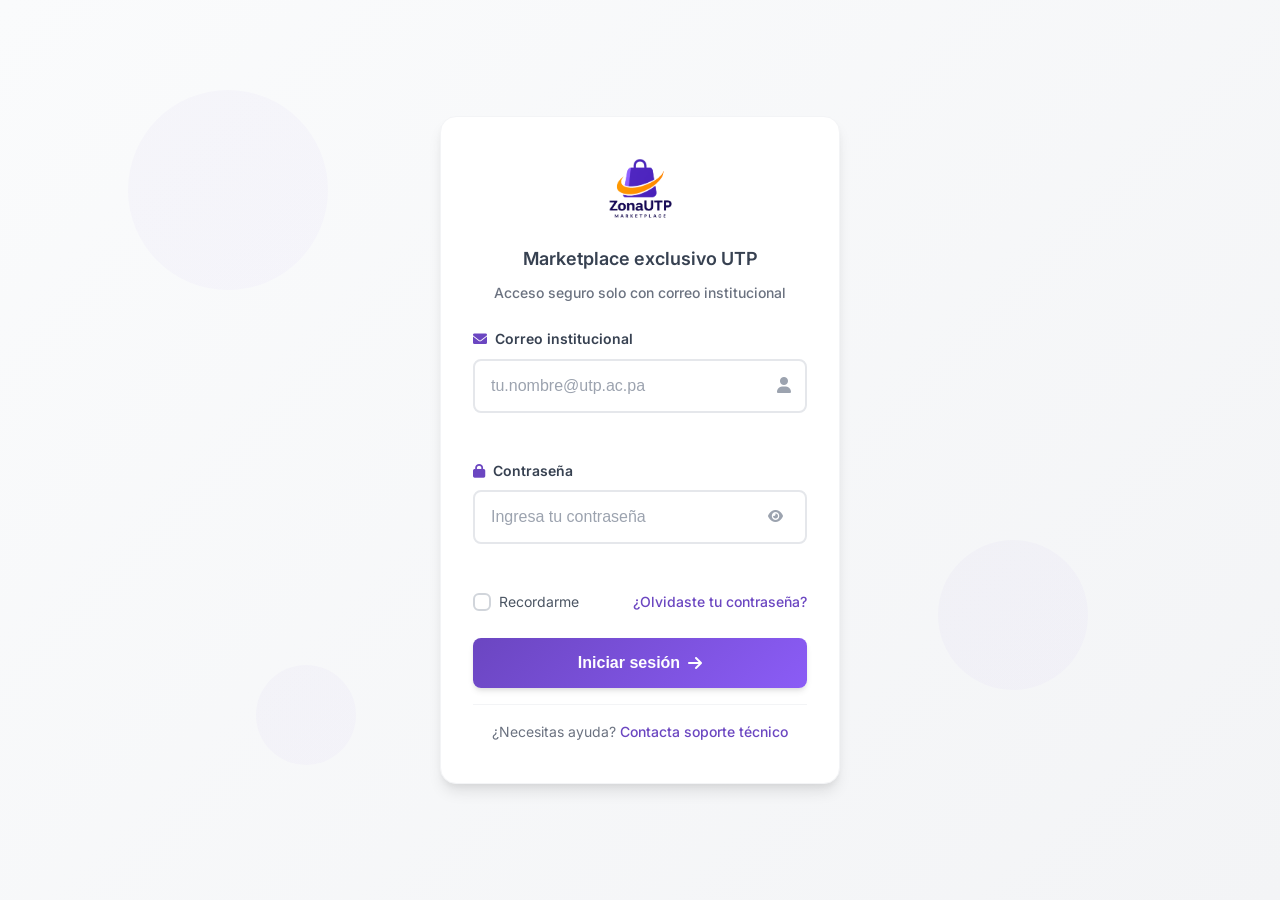
<file: src/frontend/html/login.html>
<!DOCTYPE html>
<html lang="es">
<head>
    <meta charset="UTF-8">
    <meta name="viewport" content="width=device-width, initial-scale=1.0">
    <title>ZonaUTP - Marketplace Universitario UTP</title>
    <meta name="description" content="ZonaUTP - Marketplace digital exclusivo para la comunidad UTP. Compra, vende e intercambia de forma segura.">
    
    <!-- Favicon -->
    <link rel="icon" type="image/png" href="../images/PNGs/utplace_logomark_64.png">
    
    <!-- CSS -->
    <link rel="stylesheet" href="../css/login.css">
    
    <!-- Google Fonts -->
    <link rel="preconnect" href="https://fonts.googleapis.com">
    <link rel="preconnect" href="https://fonts.gstatic.com" crossorigin>
    <link href="https://fonts.googleapis.com/css2?family=Inter:wght@300;400;500;600;700&display=swap" rel="stylesheet">
    
    <!-- Icons -->
    <link rel="stylesheet" href="https://cdnjs.cloudflare.com/ajax/libs/font-awesome/6.0.0/css/all.min.css">
</head>
<body>
    <div class="login-container">
        <!-- Decorative background elements -->
        <div class="background-decoration">
            <div class="circle circle-1"></div>
            <div class="circle circle-2"></div>
            <div class="circle circle-3"></div>
        </div>
        
        <!-- Main login card -->
        <div class="login-card">
            <!-- Header section -->
            <div class="login-header">
                <div class="logo-container">
                    <img src="../images/PNGs/Logo.png" alt="ZonaUTP Logo" class="logo-image">
                </div>
                <p class="welcome-text">Marketplace exclusivo UTP</p>
                <p class="subtitle">Acceso seguro solo con correo institucional</p>
            </div>
            
            <!-- Login form -->
            <form class="login-form" id="loginForm" novalidate>
                <!-- Email field -->
                <div class="form-group">
                    <label for="email" class="form-label">
                        <i class="fas fa-envelope"></i>
                        Correo institucional
                    </label>
                    <div class="input-wrapper">
                        <input 
                            type="email" 
                            id="email" 
                            name="email" 
                            class="form-input" 
                            placeholder="tu.nombre@utp.ac.pa"
                            autocomplete="email"
                            required
                            aria-describedby="email-error"
                        >
                        <div class="input-icon">
                            <i class="fas fa-user"></i>
                        </div>
                    </div>
                    <div class="error-message" id="email-error" role="alert"></div>
                </div>
                
                <!-- Password field -->
                <div class="form-group">
                    <label for="password" class="form-label">
                        <i class="fas fa-lock"></i>
                        Contraseña
                    </label>
                    <div class="input-wrapper">
                        <input 
                            type="password" 
                            id="password" 
                            name="password" 
                            class="form-input" 
                            placeholder="Ingresa tu contraseña"
                            autocomplete="current-password"
                            required
                            aria-describedby="password-error"
                        >
                        <button type="button" class="password-toggle" id="passwordToggle" aria-label="Mostrar/ocultar contraseña">
                            <i class="fas fa-eye" id="toggleIcon"></i>
                        </button>
                    </div>
                    <div class="error-message" id="password-error" role="alert"></div>
                </div>
                
                <!-- Remember me and forgot password -->
                <div class="form-options">
                    <label class="checkbox-container">
                        <input type="checkbox" id="remember" name="remember">
                        <span class="checkmark"></span>
                        <span class="checkbox-text">Recordarme</span>
                    </label>
                    <a href="#" class="forgot-password" id="forgotPassword">
                        ¿Olvidaste tu contraseña?
                    </a>
                </div>
                
                <!-- Submit button -->
                <button type="submit" class="login-button" id="loginButton">
                    <span class="button-text">Iniciar sesión</span>
                    <i class="fas fa-arrow-right button-icon"></i>
                    <div class="loading-spinner" style="display: none;">
                        <i class="fas fa-spinner fa-spin"></i>
                    </div>
                </button>
                
                <!-- General error message -->
                <div class="general-error" id="generalError" role="alert" style="display: none;"></div>
            </form>
        
            <!-- Footer -->
            <div class="login-footer">
                <p class="help-text">
                    ¿Necesitas ayuda? 
                    <a href="#" class="help-link">Contacta soporte técnico</a>
                </p>
            </div>
        </div>
    
    <!-- JavaScript -->
    <script src="../js/login.js"></script>
</body>
</html>
</file>
<file: src/frontend/css/login.css>
/* ===== VARIABLES CSS ===== */
:root {
    /* Colores principales UTP */
    --primary-purple: #6B46C1;
    --primary-purple-dark: #553C9A;
    --primary-purple-light: #8B5CF6;
    --accent-purple: #A855F7;
    --purple-gradient: linear-gradient(135deg, #6B46C1 0%, #8B5CF6 100%);
    
    /* Colores base */
    --white: #FFFFFF;
    --background: #FAFBFC;
    --gray-50: #F9FAFB;
    --gray-100: #F3F4F6;
    --gray-200: #E5E7EB;
    --gray-300: #D1D5DB;
    --gray-400: #9CA3AF;
    --gray-500: #6B7280;
    --gray-600: #4B5563;
    --gray-700: #374151;
    --gray-800: #1F2937;
    --gray-900: #111827;
    
    /* Estados */
    --success: #10B981;
    --error: #EF4444;
    --warning: #F59E0B;
    --info: #3B82F6;
    
    /* Sombras */
    --shadow-sm: 0 1px 2px 0 rgba(0, 0, 0, 0.05);
    --shadow-md: 0 4px 6px -1px rgba(0, 0, 0, 0.1), 0 2px 4px -1px rgba(0, 0, 0, 0.06);
    --shadow-lg: 0 10px 15px -3px rgba(0, 0, 0, 0.1), 0 4px 6px -2px rgba(0, 0, 0, 0.05);
    --shadow-xl: 0 20px 25px -5px rgba(0, 0, 0, 0.1), 0 10px 10px -5px rgba(0, 0, 0, 0.04);
    --shadow-purple: 0 10px 25px -5px rgba(107, 70, 193, 0.25);
    
    /* Transiciones */
    --transition-fast: 0.15s ease-in-out;
    --transition-medium: 0.3s ease-in-out;
    --transition-slow: 0.5s ease-in-out;
    
    /* Tipografía */
    --font-family: 'Inter', -apple-system, BlinkMacSystemFont, 'Segoe UI', Roboto, sans-serif;
    --font-size-xs: 0.75rem;
    --font-size-sm: 0.875rem;
    --font-size-base: 1rem;
    --font-size-lg: 1.125rem;
    --font-size-xl: 1.25rem;
    --font-size-2xl: 1.5rem;
    --font-size-3xl: 1.875rem;
    --font-size-4xl: 2.25rem;
    
    /* Espaciado */
    --space-1: 0.25rem;
    --space-2: 0.5rem;
    --space-3: 0.75rem;
    --space-4: 1rem;
    --space-5: 1.25rem;
    --space-6: 1.5rem;
    --space-8: 2rem;
    --space-10: 2.5rem;
    --space-12: 3rem;
    --space-16: 4rem;
    --space-20: 5rem;
    
    /* Border radius */
    --radius-sm: 0.375rem;
    --radius-md: 0.5rem;
    --radius-lg: 0.75rem;
    --radius-xl: 1rem;
    --radius-2xl: 1.5rem;
}

/* ===== RESET Y BASE ===== */
* {
    margin: 0;
    padding: 0;
    box-sizing: border-box;
}

html {
    scroll-behavior: smooth;
}

body {
    font-family: var(--font-family);
    font-size: var(--font-size-base);
    line-height: 1.6;
    color: var(--gray-800);
    background: var(--background);
    -webkit-font-smoothing: antialiased;
    -moz-osx-font-smoothing: grayscale;
    overflow-x: hidden;
}

/* ===== CONTENEDOR PRINCIPAL ===== */
.login-container {
    min-height: 100vh;
    display: flex;
    align-items: center;
    justify-content: center;
    position: relative;
    background: linear-gradient(135deg, #FAFBFC 0%, #F3F4F6 100%);
    padding: var(--space-4);
}

/* ===== DECORACIONES DE FONDO ===== */
.background-decoration {
    position: absolute;
    top: 0;
    left: 0;
    width: 100%;
    height: 100%;
    overflow: hidden;
    z-index: 1;
}

.circle {
    position: absolute;
    border-radius: 50%;
    background: var(--purple-gradient);
    opacity: 0.03;
}

.circle-1 {
    width: 200px;
    height: 200px;
    top: 10%;
    left: 10%;
}

.circle-2 {
    width: 150px;
    height: 150px;
    top: 60%;
    right: 15%;
}

.circle-3 {
    width: 100px;
    height: 100px;
    bottom: 15%;
    left: 20%;
}

/* ===== TARJETA DE LOGIN ===== */
.login-card {
    background: var(--white);
    border-radius: var(--radius-xl);
    box-shadow: var(--shadow-lg);
    padding: var(--space-8);
    width: 100%;
    max-width: 400px;
    position: relative;
    z-index: 10;
    border: 1px solid var(--gray-100);
}

/* ===== HEADER ===== */
.login-header {
    text-align: center;
    margin-bottom: var(--space-6);
}

.logo-container {
    display: flex;
    align-items: center;
    justify-content: center;
    margin-bottom: var(--space-4);
    width: 100%;
}

.logo-icon {
    width: 48px;
    height: 48px;
    display: flex;
    align-items: center;
    justify-content: center;
    border-radius: var(--radius-lg);
    background: transparent;
    padding: 0;
}

.logo-icon i {
    font-size: var(--font-size-xl);
    color: var(--primary-purple);
}

.logo-image {
    width: 80px;
    height: 80px;
    object-fit: contain;
    background: transparent;
    border-radius: 0;
}

.brand-name {
    font-size: var(--font-size-3xl);
    font-weight: 700;
    background: var(--purple-gradient);
    -webkit-background-clip: text;
    -webkit-text-fill-color: transparent;
    background-clip: text;
    letter-spacing: -0.5px;
}

.welcome-text {
    font-size: var(--font-size-lg);
    font-weight: 600;
    color: var(--gray-700);
    margin-bottom: var(--space-2);
}

.subtitle {
    font-size: var(--font-size-sm);
    color: var(--gray-500);
    font-weight: 500;
}

/* ===== FORMULARIO ===== */
.login-form {
    width: 100%;
}

.form-group {
    margin-bottom: var(--space-5);
}

.form-label {
    display: flex;
    align-items: center;
    gap: var(--space-2);
    font-size: var(--font-size-sm);
    font-weight: 600;
    color: var(--gray-700);
    margin-bottom: var(--space-2);
}

.form-label i {
    font-size: var(--font-size-sm);
    color: var(--primary-purple);
}

.input-wrapper {
    position: relative;
    display: flex;
    align-items: center;
}

.form-input {
    width: 100%;
    padding: var(--space-4);
    border: 2px solid var(--gray-200);
    border-radius: var(--radius-md);
    font-size: var(--font-size-base);
    font-weight: 400;
    color: var(--gray-800);
    background: var(--white);
    transition: border-color var(--transition-medium);
    outline: none;
}

.form-input:focus {
    border-color: var(--primary-purple);
    box-shadow: 0 0 0 3px rgba(107, 70, 193, 0.1);
}

.form-input:valid {
    border-color: var(--success);
}

.form-input.error {
    border-color: var(--error);
    box-shadow: 0 0 0 3px rgba(239, 68, 68, 0.1);
}

.form-input::placeholder {
    color: var(--gray-400);
    font-weight: 400;
}

.input-icon {
    position: absolute;
    right: var(--space-4);
    color: var(--gray-400);
    pointer-events: none;
    transition: color var(--transition-medium);
}

.form-input:focus + .input-icon {
    color: var(--primary-purple);
}

.password-toggle {
    position: absolute;
    right: var(--space-4);
    background: none;
    border: none;
    color: var(--gray-400);
    cursor: pointer;
    padding: var(--space-2);
    border-radius: var(--radius-sm);
    transition: all var(--transition-medium);
    display: flex;
    align-items: center;
    justify-content: center;
}

.password-toggle:hover {
    color: var(--primary-purple);
    background: var(--gray-50);
}

.password-toggle:focus {
    outline: 2px solid var(--primary-purple);
    outline-offset: 2px;
}

/* ===== OPCIONES DEL FORMULARIO ===== */
.form-options {
    display: flex;
    align-items: center;
    justify-content: space-between;
    margin-bottom: var(--space-6);
    flex-wrap: wrap;
    gap: var(--space-3);
}

.checkbox-container {
    display: flex;
    align-items: center;
    cursor: pointer;
    font-size: var(--font-size-sm);
    color: var(--gray-600);
    gap: var(--space-2);
}

.checkbox-container input[type="checkbox"] {
    display: none;
}

.checkmark {
    width: 18px;
    height: 18px;
    border: 2px solid var(--gray-300);
    border-radius: var(--radius-sm);
    position: relative;
    transition: all var(--transition-medium);
}

.checkbox-container input[type="checkbox"]:checked + .checkmark {
    background: var(--primary-purple);
    border-color: var(--primary-purple);
}

.checkbox-container input[type="checkbox"]:checked + .checkmark::after {
    content: '\f00c';
    font-family: 'Font Awesome 6 Free';
    font-weight: 900;
    position: absolute;
    top: 50%;
    left: 50%;
    transform: translate(-50%, -50%);
    color: var(--white);
    font-size: 10px;
}

.forgot-password {
    color: var(--primary-purple);
    text-decoration: none;
    font-size: var(--font-size-sm);
    font-weight: 500;
    transition: color var(--transition-medium);
}

.forgot-password:hover {
    color: var(--primary-purple-dark);
    text-decoration: underline;
}

/* ===== BOTÓN DE LOGIN ===== */
.login-button {
    width: 100%;
    background: var(--purple-gradient);
    color: var(--white);
    border: none;
    border-radius: var(--radius-md);
    padding: var(--space-4) var(--space-6);
    font-size: var(--font-size-base);
    font-weight: 600;
    cursor: pointer;
    transition: all var(--transition-medium);
    position: relative;
    overflow: hidden;
    display: flex;
    align-items: center;
    justify-content: center;
    gap: var(--space-2);
    box-shadow: var(--shadow-md);
    margin-bottom: var(--space-4);
}

.login-button:hover {
    background: linear-gradient(135deg, #553C9A 0%, #7C3AED 100%);
    box-shadow: var(--shadow-lg);
}

.login-button:active {
    transform: translateY(1px);
    box-shadow: var(--shadow-sm);
}

.login-button:disabled {
    opacity: 0.7;
    cursor: not-allowed;
    transform: none;
}

.button-icon {
    transition: transform var(--transition-medium);
}

.login-button:hover .button-icon {
    transform: translateX(2px);
}

.loading-spinner {
    animation: spin 1s linear infinite;
}

@keyframes spin {
    from { transform: rotate(0deg); }
    to { transform: rotate(360deg); }
}

/* ===== MENSAJES DE ERROR ===== */
.error-message {
    color: var(--error);
    font-size: var(--font-size-xs);
    margin-top: var(--space-2);
    display: flex;
    align-items: center;
    gap: var(--space-2);
    opacity: 0;
    transform: translateY(-10px);
    transition: all var(--transition-medium);
}

.error-message.show {
    opacity: 1;
    transform: translateY(0);
}

.error-message::before {
    content: '\f071';
    font-family: 'Font Awesome 6 Free';
    font-weight: 900;
    color: var(--error);
}

.general-error {
    background: rgba(239, 68, 68, 0.1);
    color: var(--error);
    padding: var(--space-3) var(--space-4);
    border-radius: var(--radius-md);
    font-size: var(--font-size-sm);
    margin-top: var(--space-4);
    display: flex;
    align-items: center;
    gap: var(--space-2);
    border: 1px solid rgba(239, 68, 68, 0.2);
}

.general-error::before {
    content: '\f06a';
    font-family: 'Font Awesome 6 Free';
    font-weight: 900;
}

/* ===== FOOTER ===== */
.login-footer {
    text-align: center;
    margin-top: var(--space-4);
    padding-top: var(--space-4);
    border-top: 1px solid var(--gray-100);
}

.help-text {
    font-size: var(--font-size-sm);
    color: var(--gray-500);
    margin-bottom: var(--space-2);
}

.help-link {
    color: var(--primary-purple);
    text-decoration: none;
    font-weight: 500;
    transition: color var(--transition-medium);
}

.help-link:hover {
    color: var(--primary-purple-dark);
    text-decoration: underline;
}

.info-text {
    font-size: var(--font-size-sm);
    color: var(--success);
    font-weight: 600;
    display: flex;
    align-items: center;
    justify-content: center;
    gap: var(--space-2);
    margin-bottom: var(--space-2);
}

.security-note {
    font-size: var(--font-size-xs);
    color: var(--primary-purple);
    font-weight: 600;
    text-align: center;
}

/* ===== SIDEBAR DE INFORMACIÓN ===== */
.info-sidebar {
    display: none;
    background: var(--primary-purple);
    color: var(--white);
    padding: var(--space-8);
    border-radius: var(--radius-xl);
    margin-left: var(--space-8);
    width: 320px;
    position: relative;
    overflow: hidden;
}

.info-content {
    position: relative;
    z-index: 2;
}

.info-title {
    font-size: var(--font-size-2xl);
    font-weight: 700;
    margin-bottom: var(--space-6);
    text-align: center;
}

.info-features {
    margin-bottom: var(--space-6);
}

.feature-item {
    display: flex;
    align-items: center;
    gap: var(--space-3);
    margin-bottom: var(--space-4);
    font-size: var(--font-size-base);
    font-weight: 500;
}

.feature-item i {
    width: 24px;
    font-size: var(--font-size-lg);
    color: rgba(255, 255, 255, 0.9);
}

.university-badge {
    background: rgba(255, 255, 255, 0.15);
    border-radius: var(--radius-lg);
    padding: var(--space-4);
    text-align: center;
    display: flex;
    align-items: center;
    justify-content: center;
    gap: var(--space-3);
    font-weight: 600;
    font-size: var(--font-size-sm);
}

.university-badge i {
    font-size: var(--font-size-lg);
}

/* ===== RESPONSIVE DESIGN ===== */

/* Tablets grandes */
@media (min-width: 1024px) {
    .login-container {
        padding: var(--space-8);
    }
    
    .info-sidebar {
        display: block;
    }
    
    .login-card {
        max-width: 400px;
    }
}

/* Tablets */
@media (max-width: 768px) {
    .login-container {
        padding: var(--space-3);
    }
    
    .login-card {
        padding: var(--space-6);
        max-width: 100%;
    }
    
    .brand-name {
        font-size: var(--font-size-2xl);
    }
    
    .welcome-text {
        font-size: var(--font-size-base);
    }
    
    .form-options {
        flex-direction: column;
        align-items: flex-start;
        gap: var(--space-3);
    }
    
    .circle-1, .circle-2, .circle-3 {
        display: none;
    }
}

/* Móviles */
@media (max-width: 480px) {
    .login-container {
        padding: var(--space-2);
        align-items: flex-start;
        padding-top: var(--space-8);
    }
    
    .login-card {
        padding: var(--space-5);
        border-radius: var(--radius-lg);
    }
    
    .logo-container {
        margin-bottom: var(--space-3);
    }
    
    .logo-image {
        width: 60px;
        height: 60px;
    }
    
    .brand-name {
        font-size: var(--font-size-xl);
    }
    
    .welcome-text {
        font-size: var(--font-size-sm);
    }
    
    .subtitle {
        font-size: var(--font-size-xs);
    }
    
    .form-input {
        padding: var(--space-3);
    }
    
    .login-button {
        padding: var(--space-3) var(--space-5);
    }
}

/* Móviles pequeños */
@media (max-width: 360px) {
    .login-card {
        padding: var(--space-4);
        margin: var(--space-2);
    }
    
    .form-input {
        font-size: var(--font-size-sm);
    }
    
    .checkbox-text {
        font-size: var(--font-size-xs);
    }
    
    .forgot-password {
        font-size: var(--font-size-xs);
    }
}

/* ===== ACCESIBILIDAD ===== */

/* Focus visible para navegación por teclado */
*:focus-visible {
    outline: 2px solid var(--primary-purple);
    outline-offset: 2px;
    border-radius: var(--radius-sm);
}

/* Reducir animaciones para usuarios que las prefieren deshabilitadas */
@media (prefers-reduced-motion: reduce) {
    *,
    *::before,
    *::after {
        animation-duration: 0.01ms !important;
        animation-iteration-count: 1 !important;
        transition-duration: 0.01ms !important;
    }
}

/* Alto contraste */
@media (prefers-contrast: high) {
    :root {
        --gray-400: #666666;
        --gray-500: #555555;
    }
    
    .form-input {
        border-width: 3px;
    }
    
    .login-button {
        border-width: 3px;
    }
}
</file>
